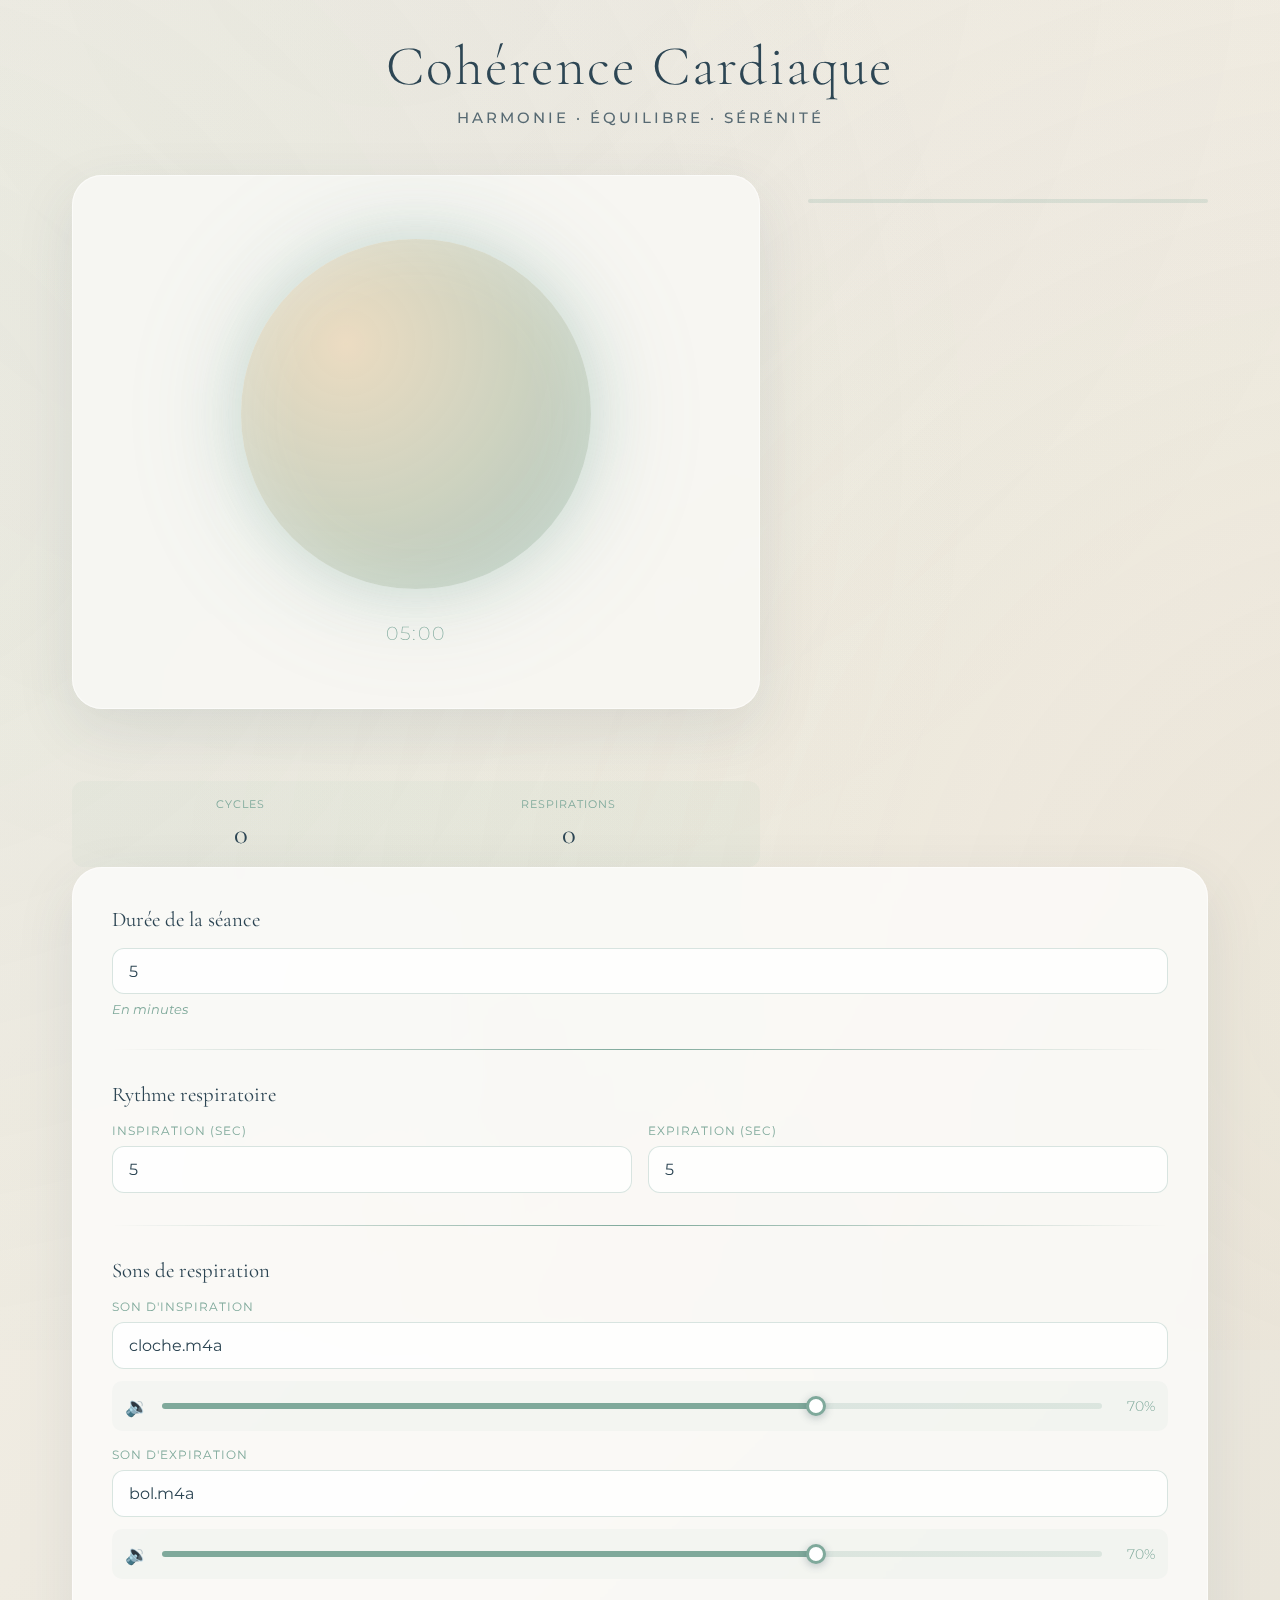
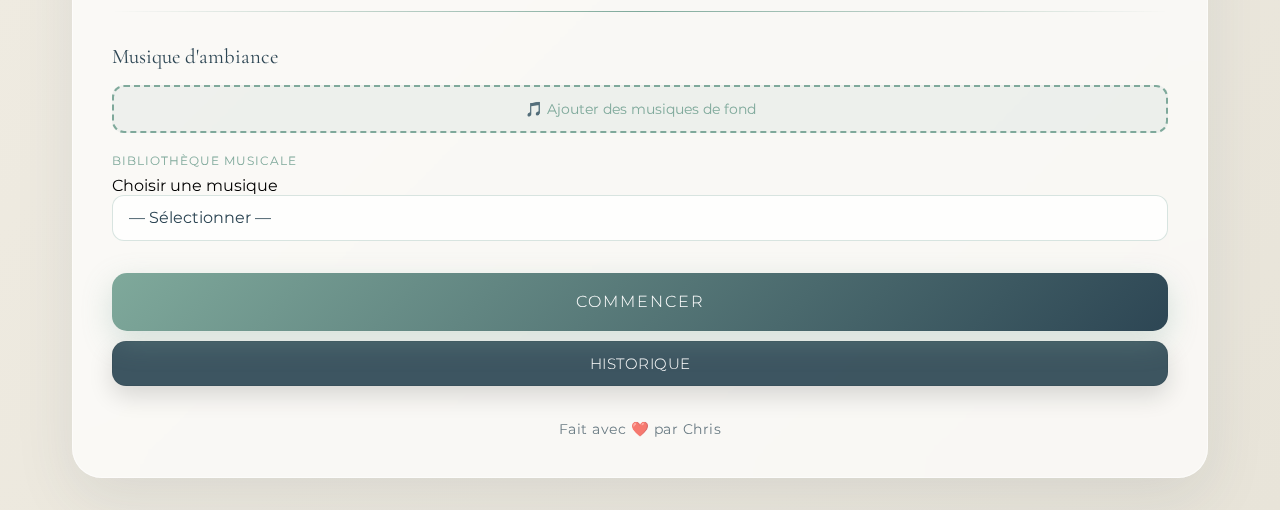
<file: index.html>
<!DOCTYPE html>
<html lang="fr">
<head>
    <meta charset="utf-8"/>
    <meta content="width=device-width, initial-scale=1.0, maximum-scale=1.0, user-scalable=no, viewport-fit=cover" name="viewport"/>
    <meta content="yes" name="apple-mobile-web-app-capable"/>
    <meta content="black-translucent" name="apple-mobile-web-app-status-bar-style"/>
    <meta content="Cohérence Cardiaque" name="apple-mobile-web-app-title"/>
    <title>Cohérence Cardiaque</title>
    <!-- PWA Manifest -->
    <link href="manifest.json" rel="manifest"/>
    <!-- Icônes pour iOS -->
    <link href="icons/icon-192x192.png" rel="apple-touch-icon"/>
    <link href="icons/icon-512x512.png" rel="apple-touch-icon" sizes="512x512"/>
    <!-- Couleur de la barre d'état iOS -->
    <meta content="black-translucent" name="apple-mobile-web-app-status-bar-style"/>
    <!-- Thème color -->
    <meta content="#2d4654" name="theme-color"/>
    <!-- Fonts -->
    <link href="https://fonts.googleapis.com/css2?family=Cormorant+Garamond:wght@300;400;600&amp;family=Montserrat:wght@200;300;400&amp;display=swap" rel="stylesheet"/>
    <!-- Styles -->
    <link href="css/style.css" rel="stylesheet"/>
</head>
<body>
    <div class="container">
        <div class="header">
            <h1>Cohérence Cardiaque</h1>
            <div class="subtitle">Harmonie · Équilibre · Sérénité</div>
        </div>

        <div class="main-content">
            <div class="breathing-zone" id="breathingZone">
                <div class="circle-container">
                    <div class="breathing-circle" id="breathingCircle">
                        <div class="breath-text" id="breathText"></div>
                    </div>
                </div>
                <div class="timer-display" id="timerDisplay">00:00</div>
            </div>

            <div class="progress-bar">
                <div class="progress-fill" id="progressFill" style="width: 0%"></div>
            </div>

            <div class="session-info">
                <div class="session-stat">
                    <div class="session-stat-label">Cycles</div>
                    <div class="session-stat-value" id="cycleCount">0</div>
                </div>
                <div class="session-stat">
                    <div class="session-stat-label">Respirations</div>
                    <div class="session-stat-value" id="breathCount">0</div>
                </div>
            </div>
        </div>

        <div class="control-panel">
            <div class="control-section">
                <label class="control-label">Durée de la séance</label>
                <div class="input-wrapper">
                    <input id="sessionDuration" max="30" min="1" type="number" value="5"/>
                    <div class="file-name">En minutes</div>
                </div>
            </div>

            <div class="divider"></div>

            <div class="control-section">
                <label class="control-label">Rythme respiratoire</label>
                <div class="input-group">
                    <div class="input-wrapper">
                        <div class="input-label">Inspiration (sec)</div>
                        <input id="inhaleTime" max="10" min="3" type="number" value="5"/>
                    </div>
                    <div class="input-wrapper">
                        <div class="input-label">Expiration (sec)</div>
                        <input id="exhaleTime" max="10" min="3" type="number" value="5"/>
                    </div>
                </div>
            </div>

            <div class="divider"></div>

            <div class="control-section">
                <label class="control-label">Sons de respiration</label>
                <div class="input-wrapper">
                    <div class="input-label">Son d'inspiration</div>
                    <select id="inhaleSound">
                        <option value="none">Aucun</option>
                    </select>
                    <div class="volume-control">
                        <span class="volume-icon">🔉</span>
                        <input class="volume-slider" id="inhaleVolume" max="100" min="0" type="range" value="70"/>
                        <span class="volume-value" id="inhaleVolumeValue">70%</span>
                    </div>
                </div>
                <div class="input-wrapper" style="margin-top: 1rem;">
                    <div class="input-label">Son d'expiration</div>
                    <select id="exhaleSound">
                        <option value="none">Aucun</option>
                    </select>
                    <div class="volume-control">
                        <span class="volume-icon">🔉</span>
                        <input class="volume-slider" id="exhaleVolume" max="100" min="0" type="range" value="70"/>
                        <span class="volume-value" id="exhaleVolumeValue">70%</span>
                    </div>
                </div>
                <div id="customInhaleUpload" style="display: none; margin-top: 1rem;">
                    <div class="file-input-wrapper">
                        <label class="file-input-label" for="customInhaleFile">
                            📁 Choisir un son d'inspiration
                        </label>
                        <input accept="audio/*" id="customInhaleFile" type="file"/>
                    </div>
                    <div class="file-name" id="customInhaleName"></div>
                </div>
                <div id="customExhaleUpload" style="display: none; margin-top: 1rem;">
                    <div class="file-input-wrapper">
                        <label class="file-input-label" for="customExhaleFile">
                            📁 Choisir un son d'expiration
                        </label>
                        <input accept="audio/*" id="customExhaleFile" type="file"/>
                    </div>
                    <div class="file-name" id="customExhaleName"></div>
                </div>
            </div>

            <div class="divider"></div>

            <div class="control-section">
                <label class="control-label">Musique d'ambiance</label>
                <div class="file-input-wrapper">
                    <label class="file-input-label" for="backgroundMusic">
                        🎵 Ajouter des musiques de fond
                    </label>
                    <input accept="audio/mp3,audio/mpeg,audio/*" id="backgroundMusic" multiple type="file"/>
                </div>
                <div class="file-name" id="musicFileName"></div>
                <div id="musicLibrary" style="display: none; margin-top: 1rem;">
                    <div class="input-label">Bibliothèque musicale</div>
                    <div class="music-dropdown">
                        <label for="musicSelect">Choisir une musique</label>
                        <select id="musicSelect">
                            <option value="">— Sélectionner —</option>
                        </select>
                    </div>
                    <div class="music-list" id="musicList"></div>
                </div>
                <div class="volume-control" id="musicVolumeControl" style="display: none; margin-top: 1rem;">
                    <span class="volume-icon">🎵</span>
                    <input class="volume-slider" id="musicVolume" max="100" min="0" type="range" value="30"/>
                    <span class="volume-value" id="musicVolumeValue">30%</span>
                </div>
            </div>

            <button class="btn btn-primary" id="startBtn">Commencer</button>
            <button class="btn btn-secondary" id="stopBtn" style="display: none;">Arrêter</button>
            <button class="btn btn-secondary history-btn" id="historyBtn" type="button" aria-expanded="false" aria-controls="historyPanel">Historique</button>

            <!-- Panneau Historique (dépliable) -->
            <section class="history-panel" id="historyPanel" aria-hidden="true">
                <div class="history-panel-head">
                    <h2 class="history-panel-title">Historique</h2>
                    <button class="icon-btn" id="historyCloseBtn" type="button" aria-label="Fermer">✕</button>
                </div>
                <div class="history-grid" id="historyGrid"></div>
                <div class="history-actions">
                    <button class="btn btn-secondary" id="historyResetBtn" type="button">Réinitialiser l'historique</button>
                </div>
            </section>

            <div class="credits">Fait avec ❤️ par Chris</div>
        </div>
    </div>

    <!-- Écran de fin de séance (plein écran) -->
    <div class="end-screen" id="endScreen" aria-hidden="true">
        <div class="end-screen-card" role="dialog" aria-modal="true" aria-labelledby="endScreenTitle">
            <div class="end-screen-icon" aria-hidden="true">🌿</div>
            <h2 id="endScreenTitle">Te voilà détendu(e)</h2>
            <p id="endScreenMsg">Prends une seconde pour ressentir le calme. Tu peux relancer une nouvelle séance quand tu veux.</p>
            <button class="btn primary" id="endScreenCloseBtn" type="button">Nouvelle séance</button>
        </div>
    </div>

    <script src="js/app.js"></script>
    <!-- PWA Service Worker -->
    <script>
        // Gestion de l'installation PWA
        let deferredPrompt;
        window.addEventListener('beforeinstallprompt', (e) => {
            e.preventDefault();
            deferredPrompt = e;
            console.log('💡 L\'application peut être installée');
        });
    </script>
</body>
</html>
</file>
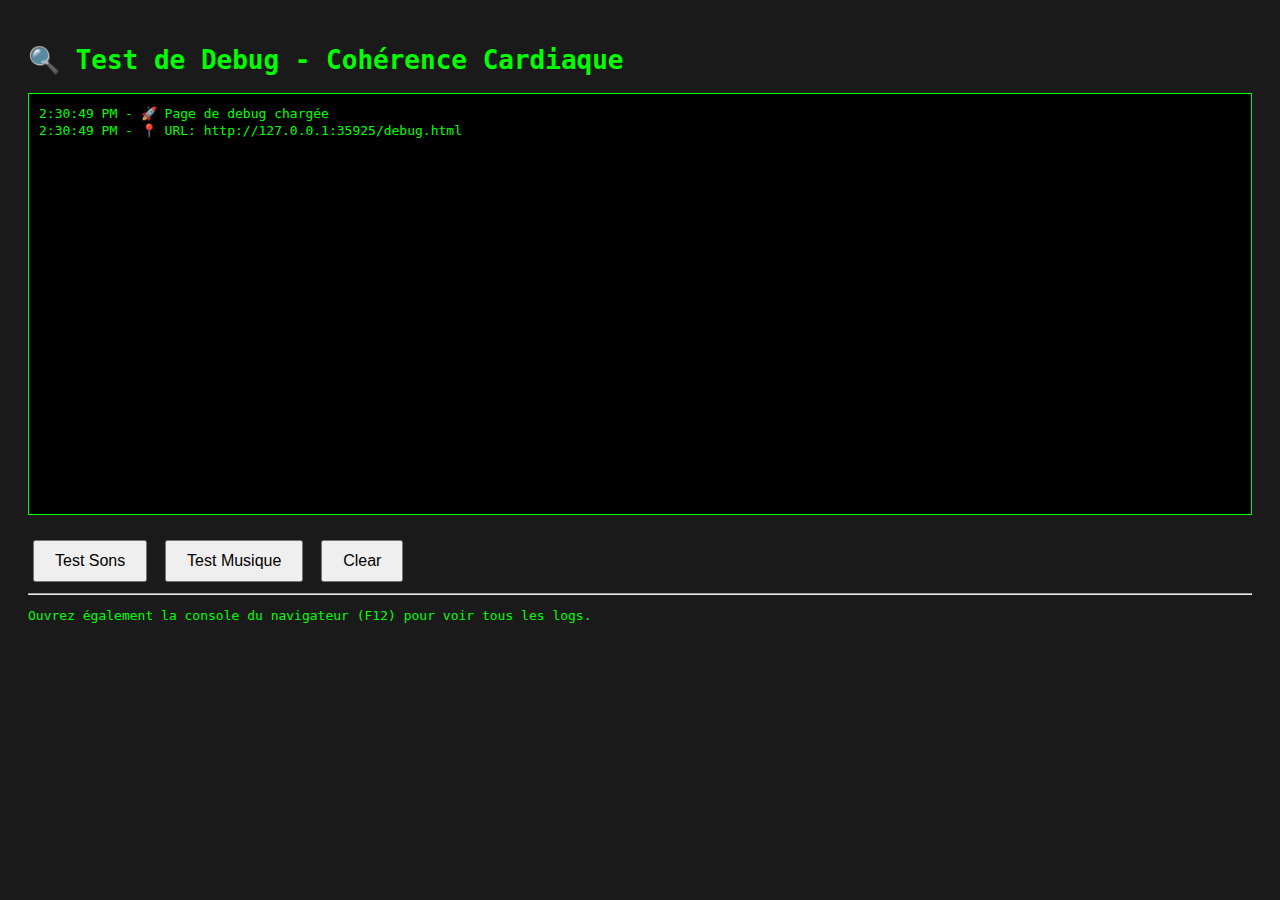
<file: debug.html>
<!DOCTYPE html>
<html lang="fr">
<head>
    <meta charset="UTF-8">
    <meta name="viewport" content="width=device-width, initial-scale=1.0">
    <title>Test Debug - Cohérence Cardiaque</title>
    <style>
        body {
            font-family: monospace;
            padding: 20px;
            background: #1a1a1a;
            color: #0f0;
        }
        #console {
            background: #000;
            border: 1px solid #0f0;
            padding: 10px;
            height: 400px;
            overflow-y: auto;
            margin-bottom: 20px;
        }
        .log { margin: 2px 0; }
        .error { color: #f00; }
        .warn { color: #ff0; }
        button {
            padding: 10px 20px;
            margin: 5px;
            font-size: 16px;
            cursor: pointer;
        }
    </style>
</head>
<body>
    <h1>🔍 Test de Debug - Cohérence Cardiaque</h1>
    <div id="console"></div>
    
    <button onclick="testAudio()">Test Sons</button>
    <button onclick="testMusic()">Test Musique</button>
    <button onclick="clearConsole()">Clear</button>
    
    <hr>
    <p>Ouvrez également la console du navigateur (F12) pour voir tous les logs.</p>
    
    <script>
        const consoleDiv = document.getElementById('console');
        
        // Intercepter console.log
        const originalLog = console.log;
        const originalError = console.error;
        const originalWarn = console.warn;
        
        console.log = function(...args) {
            originalLog.apply(console, args);
            addToConsole(args.join(' '), 'log');
        };
        
        console.error = function(...args) {
            originalError.apply(console, args);
            addToConsole(args.join(' '), 'error');
        };
        
        console.warn = function(...args) {
            originalWarn.apply(console, args);
            addToConsole(args.join(' '), 'warn');
        };
        
        function addToConsole(msg, type = 'log') {
            const div = document.createElement('div');
            div.className = 'log ' + type;
            div.textContent = new Date().toLocaleTimeString() + ' - ' + msg;
            consoleDiv.appendChild(div);
            consoleDiv.scrollTop = consoleDiv.scrollHeight;
        }
        
        function clearConsole() {
            consoleDiv.innerHTML = '';
        }
        
        function testAudio() {
            console.log('🧪 Test des fichiers audio...');
            
            // Test son inspiration
            const inhale = new Audio('./sounds/inhale/cloche.mp3');
            inhale.addEventListener('loadeddata', () => {
                console.log('✅ Cloche chargée - durée:', inhale.duration + 's');
            });
            inhale.addEventListener('error', (e) => {
                console.error('❌ Erreur chargement cloche:', e);
            });
            inhale.load();
            
            // Test son expiration
            const exhale = new Audio('./sounds/exhale/bol.mp3');
            exhale.addEventListener('loadeddata', () => {
                console.log('✅ Bol chargé - durée:', exhale.duration + 's');
            });
            exhale.addEventListener('error', (e) => {
                console.error('❌ Erreur chargement bol:', e);
            });
            exhale.load();
        }
        
        function testMusic() {
            console.log('🧪 Test de la musique...');
            
            const music = new Audio('./music/Music1.mp3');
            music.addEventListener('loadeddata', () => {
                console.log('✅ Musique chargée - durée:', music.duration + 's');
            });
            music.addEventListener('error', (e) => {
                console.error('❌ Erreur chargement musique:', e);
            });
            music.load();
        }
        
        console.log('🚀 Page de debug chargée');
        console.log('📍 URL:', window.location.href);
    </script>
</body>
</html>
</file>
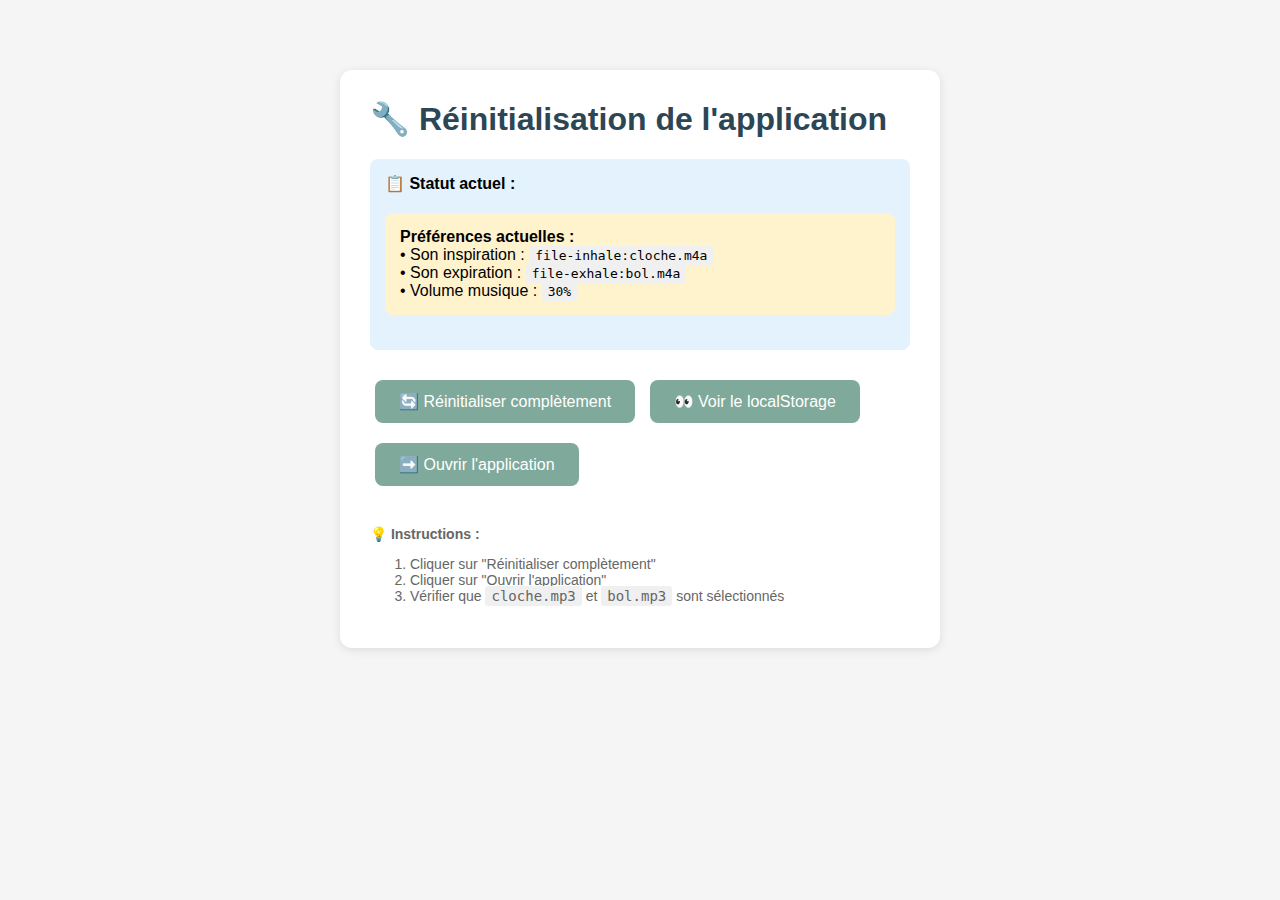
<file: reset.html>
<!DOCTYPE html>
<html lang="fr">
<head>
    <meta charset="UTF-8">
    <meta name="viewport" content="width=device-width, initial-scale=1.0">
    <title>Réinitialisation - Cohérence Cardiaque</title>
    <style>
        body {
            font-family: -apple-system, BlinkMacSystemFont, "Segoe UI", sans-serif;
            max-width: 600px;
            margin: 50px auto;
            padding: 20px;
            background: #f5f5f5;
        }
        .card {
            background: white;
            padding: 30px;
            border-radius: 12px;
            box-shadow: 0 2px 10px rgba(0,0,0,0.1);
        }
        h1 {
            color: #2d4654;
            margin-top: 0;
        }
        button {
            background: #7fa99b;
            color: white;
            border: none;
            padding: 12px 24px;
            border-radius: 8px;
            font-size: 16px;
            cursor: pointer;
            margin: 10px 5px;
        }
        button:hover {
            background: #6a8f82;
        }
        .success {
            background: #4CAF50;
            color: white;
            padding: 15px;
            border-radius: 8px;
            margin: 20px 0;
            display: none;
        }
        .info {
            background: #e3f2fd;
            padding: 15px;
            border-radius: 8px;
            margin: 20px 0;
        }
        code {
            background: #f0f0f0;
            padding: 2px 6px;
            border-radius: 3px;
            font-family: monospace;
        }
        .status {
            margin: 20px 0;
            padding: 15px;
            background: #fff3cd;
            border-radius: 8px;
        }
    </style>
</head>
<body>
    <div class="card">
        <h1>🔧 Réinitialisation de l'application</h1>
        
        <div class="info">
            <strong>📋 Statut actuel :</strong>
            <div id="status" class="status">Chargement...</div>
        </div>

        <button onclick="resetAll()">🔄 Réinitialiser complètement</button>
        <button onclick="viewStorage()">👀 Voir le localStorage</button>
        <button onclick="goToApp()">➡️ Ouvrir l'application</button>

        <div id="success" class="success">
            ✅ Réinitialisation réussie ! Les sons par défaut seront sélectionnés au prochain chargement.
        </div>

        <div style="margin-top: 30px; font-size: 14px; color: #666;">
            <strong>💡 Instructions :</strong>
            <ol>
                <li>Cliquer sur "Réinitialiser complètement"</li>
                <li>Cliquer sur "Ouvrir l'application"</li>
                <li>Vérifier que <code>cloche.mp3</code> et <code>bol.mp3</code> sont sélectionnés</li>
            </ol>
        </div>
    </div>

    <script>
        // Afficher le statut actuel
        function updateStatus() {
            const inhale = localStorage.getItem('cc_inhale_sound');
            const exhale = localStorage.getItem('cc_exhale_sound');
            const music = localStorage.getItem('cc_music_volume');
            
            let html = '<strong>Préférences actuelles :</strong><br>';
            html += `• Son inspiration : <code>${inhale || 'non défini'}</code><br>`;
            html += `• Son expiration : <code>${exhale || 'non défini'}</code><br>`;
            html += `• Volume musique : <code>${music || '30'}%</code>`;
            
            document.getElementById('status').innerHTML = html;
        }

        // Réinitialiser tout
        function resetAll() {
            // Effacer tout le localStorage
            localStorage.clear();
            
            // Afficher le message de succès
            document.getElementById('success').style.display = 'block';
            
            // Mettre à jour l'affichage
            updateStatus();
            
            console.log('✅ localStorage complètement effacé');
            
            // Cacher le message après 3 secondes
            setTimeout(() => {
                document.getElementById('success').style.display = 'none';
            }, 3000);
        }

        // Voir tout le localStorage
        function viewStorage() {
            console.clear();
            console.log('📦 Contenu du localStorage :');
            for (let i = 0; i < localStorage.length; i++) {
                const key = localStorage.key(i);
                const value = localStorage.getItem(key);
                console.log(`${key} = ${value}`);
            }
            alert('Voir la console (Cmd+Option+I) pour les détails');
        }

        // Ouvrir l'application
        function goToApp() {
            window.location.href = './index.html';
        }

        // Initialisation
        updateStatus();
    </script>
</body>
</html>
</file>
<file: css/style.css>
:root {
    --primary: #2d4654;
    --secondary: #7fa99b;
    --accent: #e8d5b5;
    --light: #f5f1e8;
    --dark: #1a2930;
    --glow: rgba(127, 169, 155, 0.3);
}

* {
    margin: 0;
    padding: 0;
    box-sizing: border-box;
}

html {
    overflow-x: hidden;
    width: 100%;
    max-width: 100%;
}

body {
    font-family: 'Montserrat', sans-serif;
    background: linear-gradient(135deg, var(--light) 0%, #e8e4d9 100%);
    min-height: 100vh;
    min-height: -webkit-fill-available;
    display: flex;
    justify-content: center;
    align-items: center;
    overflow-x: hidden;
    overflow-y: auto;
    position: relative;
    -webkit-tap-highlight-color: transparent;
    -webkit-touch-callout: none;
    -webkit-user-select: none;
    user-select: none;
    padding: env(safe-area-inset-top) env(safe-area-inset-right) env(safe-area-inset-bottom) env(safe-area-inset-left);
    width: 100%;
    max-width: 100vw;
}

/* Empêche le scroll arrière-plan quand un écran plein écran est affiché */
body.modal-open {
  overflow: hidden;
}

body::before {
    content: '';
    position: fixed;
    top: -50%;
    left: -50%;
    width: 200%;
    height: 200%;
    background: 
        radial-gradient(circle at 20% 50%, rgba(127, 169, 155, 0.08) 0%, transparent 50%),
        radial-gradient(circle at 80% 80%, rgba(232, 213, 181, 0.1) 0%, transparent 50%),
        radial-gradient(circle at 40% 20%, rgba(45, 70, 84, 0.03) 0%, transparent 50%);
    animation: breatheBackground 20s ease-in-out infinite;
    pointer-events: none;
    z-index: 0;
}

@keyframes breatheBackground {
    0%, 100% { transform: translate(0, 0) scale(1); }
    50% { transform: translate(-5%, -5%) scale(1.05); }
}

.container {
    position: relative;
    z-index: 1;
    width: 100%;
    max-width: min(1200px, 100vw);
    padding: 2rem;
    margin: auto;
    box-sizing: border-box;
}

.header {
    position: relative;
    text-align: center;
    margin-bottom: 3rem;
    animation: fadeInDown 1s ease-out;
}

@keyframes fadeInDown {
    from {
        opacity: 0;
        transform: translateY(-30px);
    }
    to {
        opacity: 1;
        transform: translateY(0);
    }
}

h1 {
    font-family: 'Cormorant Garamond', serif;
    font-size: 3.5rem;
    font-weight: 300;
    color: var(--primary);
    letter-spacing: 2px;
    margin-bottom: 0.5rem;
}

.subtitle {
    font-size: 0.95rem;
    color: var(--primary);
    opacity: 0.78;
    letter-spacing: 3px;
    text-transform: uppercase;
    font-weight: 500;
}

.main-content {
    display: grid;
    grid-template-columns: 1fr 400px;
    gap: 3rem;
    animation: fadeIn 1s ease-out 0.3s both;
    width: 100%;
    max-width: 100%;
}

@keyframes fadeIn {
    from { opacity: 0; }
    to { opacity: 1; }
}

.breathing-zone {
    background: rgba(255, 255, 255, 0.6);
    backdrop-filter: blur(20px);
    border-radius: 30px;
    padding: 4rem;
    display: flex;
    flex-direction: column;
    align-items: center;
    justify-content: center;
    box-shadow: 
        0 20px 60px rgba(45, 70, 84, 0.1),
        0 0 0 1px rgba(255, 255, 255, 0.5) inset;
    position: relative;
    overflow: hidden;
    width: 100%;
    max-width: 100%;
    box-sizing: border-box;
}

.breathing-zone::before {
    content: '';
    position: absolute;
    top: 0;
    left: 0;
    right: 0;
    bottom: 0;
    background: radial-gradient(circle at center, rgba(127, 169, 155, 0.05) 0%, transparent 70%);
    opacity: 0;
    transition: opacity 1s ease;
}

.breathing-zone.active::before {
    opacity: 1;
}

.circle-container {
    position: relative;
    width: 350px;
    height: 350px;
    margin-bottom: 2rem;
}

.breathing-circle {
    width: 100%;
    height: 100%;
    border-radius: 50%;
    background: radial-gradient(circle at 30% 30%, rgba(232, 213, 181, 0.8), rgba(127, 169, 155, 0.6));
    box-shadow: 
        0 0 60px var(--glow),
        0 0 120px rgba(127, 169, 155, 0.2),
        inset 0 0 60px rgba(255, 255, 255, 0.3);
    display: flex;
    align-items: center;
    justify-content: center;
    transition: all 0.3s cubic-bezier(0.4, 0, 0.2, 1);
}

.breathing-circle.inhale {
    animation: inhaleAnimation var(--inhale-duration) ease-in-out;
}

.breathing-circle.exhale {
    animation: exhaleAnimation var(--exhale-duration) ease-in-out;
}

@keyframes inhaleAnimation {
    0% { transform: scale(0.6); opacity: 0.7; }
    100% { transform: scale(1.3); opacity: 1; }
}

@keyframes exhaleAnimation {
    0% { transform: scale(1.3); opacity: 1; }
    100% { transform: scale(0.6); opacity: 0.7; }
}

.breath-text {
    font-family: 'Cormorant Garamond', serif;
    font-size: 2.5rem;
    color: var(--primary);
    font-weight: 300;
    letter-spacing: 3px;
    opacity: 0;
    transition: opacity 0.5s ease;
}

.breath-text.visible {
    opacity: 1;
}

.timer-display {
    font-family: 'Montserrat', sans-serif;
    font-size: 1.2rem;
    color: var(--secondary);
    font-weight: 200;
    letter-spacing: 2px;
}

.control-panel {
    background: rgba(255, 255, 255, 0.7);
    backdrop-filter: blur(20px);
    border-radius: 30px;
    padding: 2.5rem;
    box-shadow: 
        0 20px 60px rgba(45, 70, 84, 0.1),
        0 0 0 1px rgba(255, 255, 255, 0.5) inset;
    width: 100%;
    max-width: 100%;
    box-sizing: border-box;
}

.control-section {
    margin-bottom: 2rem;
}

.control-section:last-child {
    margin-bottom: 0;
}

.control-label {
    font-family: 'Cormorant Garamond', serif;
    font-size: 1.3rem;
    color: var(--primary);
    margin-bottom: 1rem;
    display: block;
    font-weight: 400;
}

.input-group {
    display: flex;
    gap: 1rem;
    align-items: center;
    margin-bottom: 1rem;
}

.input-wrapper {
    flex: 1;
}

.input-label {
    font-size: 0.75rem;
    color: var(--secondary);
    text-transform: uppercase;
    letter-spacing: 1px;
    margin-bottom: 0.5rem;
    display: block;
}

input[type="number"],
select {
    width: 100%;
    max-width: 100%;
    overflow: hidden;
    text-overflow: ellipsis;
    white-space: nowrap;
    padding: 0.8rem 1rem;
    border: 1px solid rgba(127, 169, 155, 0.3);
    border-radius: 12px;
    background: rgba(255, 255, 255, 0.8);
    font-family: 'Montserrat', sans-serif;
    font-size: 1rem;
    color: var(--primary);
    transition: all 0.3s ease;
}

input[type="number"]:focus,
select:focus {
    outline: none;
    border-color: var(--secondary);
    box-shadow: 0 0 0 3px var(--glow);
}

.volume-control {
    display: flex;
    align-items: center;
    gap: 0.8rem;
    margin-top: 0.8rem;
    padding: 0.8rem;
    background: rgba(127, 169, 155, 0.05);
    border-radius: 10px;
}

.volume-icon {
    font-size: 1.2rem;
    flex-shrink: 0;
}

.volume-slider {
    flex: 1;
    -webkit-appearance: none;
    appearance: none;
    height: 6px;
    background: rgba(127, 169, 155, 0.2);
    border-radius: 3px;
    outline: none;
    transition: opacity 0.2s;
}

.volume-slider:hover {
    opacity: 1;
}

.volume-slider::-webkit-slider-thumb {
    -webkit-appearance: none;
    appearance: none;
    width: 20px;
    height: 20px;
    background: white;
    border: 3px solid var(--secondary);
    border-radius: 50%;
    cursor: pointer;
    box-shadow: 0 2px 8px rgba(45, 70, 84, 0.3);
    transition: all 0.2s ease;
}

.volume-slider::-moz-range-thumb {
    width: 20px;
    height: 20px;
    background: white;
    border: 3px solid var(--secondary);
    border-radius: 50%;
    cursor: pointer;
    box-shadow: 0 2px 8px rgba(45, 70, 84, 0.3);
    transition: all 0.2s ease;
}

.volume-slider:hover::-webkit-slider-thumb {
    transform: scale(1.2);
    box-shadow: 0 3px 12px rgba(127, 169, 155, 0.6);
    border-width: 4px;
}

.volume-slider:hover::-moz-range-thumb {
    transform: scale(1.2);
    box-shadow: 0 3px 12px rgba(127, 169, 155, 0.6);
    border-width: 4px;
}

.volume-slider:active::-webkit-slider-thumb {
    transform: scale(1.1);
    background: var(--secondary);
}

.volume-slider:active::-moz-range-thumb {
    transform: scale(1.1);
    background: var(--secondary);
}

.volume-value {
    font-size: 0.85rem;
    color: var(--secondary);
    font-weight: 300;
    min-width: 40px;
    text-align: right;
}

.music-list {
    display: flex;
    flex-direction: column;
    gap: 0.5rem;
    max-height: 200px;
    overflow-y: auto;
    overflow-x: hidden; /* Empêcher débordement horizontal */
    padding: 0.5rem;
    background: rgba(255, 255, 255, 0.4);
    border-radius: 10px;
    width: 100%;
    max-width: 100%;
    box-sizing: border-box;
}

.music-list::-webkit-scrollbar {
    width: 6px;
}

.music-list::-webkit-scrollbar-track {
    background: rgba(127, 169, 155, 0.1);
    border-radius: 3px;
}

.music-list::-webkit-scrollbar-thumb {
    background: var(--secondary);
    border-radius: 3px;
}

.music-item {
    display: flex;
    align-items: center;
    justify-content: space-between;
    padding: 0.7rem 0.9rem;
    background: rgba(255, 255, 255, 0.8);
    border: 2px solid transparent;
    border-radius: 10px;
    cursor: pointer;
    transition: all 0.3s ease;
    gap: 0.8rem;
    width: 100%;
    max-width: 100%;
    box-sizing: border-box;
    overflow: hidden; /* Important */
}

.music-item:hover {
    background: rgba(127, 169, 155, 0.1);
    border-color: rgba(127, 169, 155, 0.3);
}

.music-item.active {
    background: var(--secondary);
    color: white;
    border-color: var(--secondary);
}

.music-item.playing {
    background: linear-gradient(135deg, var(--secondary), var(--primary));
    color: white;
    border-color: var(--primary);
    animation: pulseMusic 2s ease-in-out infinite;
}

@keyframes pulseMusic {
    0%, 100% { box-shadow: 0 0 0 0 rgba(127, 169, 155, 0.4); }
    50% { box-shadow: 0 0 0 8px rgba(127, 169, 155, 0); }
}

.music-name {
    flex: 1;
    font-size: 0.85rem;
    white-space: nowrap;
    overflow: hidden;
    text-overflow: ellipsis;
    min-width: 0; /* Important pour que ellipsis fonctionne dans flex */
    max-width: 100%;
    word-break: break-all;
}

.music-controls {
    display: flex;
    gap: 0.3rem;
    flex-shrink: 0;
}

.music-btn {
    background: none;
    border: none;
    cursor: pointer;
    font-size: 1rem;
    padding: 0.2rem 0.4rem;
    opacity: 0.7;
    transition: all 0.2s ease;
}

.music-btn:hover {
    opacity: 1;
    transform: scale(1.15);
}

.music-item.active .music-btn,
.music-item.playing .music-btn {
    opacity: 0.9;
}

.music-item.active .music-btn:hover,
.music-item.playing .music-btn:hover {
    opacity: 1;
}

.file-input-wrapper {
    position: relative;
    overflow: hidden;
    display: inline-block;
    width: 100%;
}

.file-input-label {
    display: flex;
    align-items: center;
    justify-content: center;
    padding: 0.8rem 1rem;
    background: rgba(127, 169, 155, 0.1);
    border: 2px dashed var(--secondary);
    border-radius: 12px;
    cursor: pointer;
    transition: all 0.3s ease;
    font-size: 0.9rem;
    color: var(--secondary);
}

.file-input-label:hover {
    background: rgba(127, 169, 155, 0.2);
    border-color: var(--primary);
}

input[type="file"] {
    position: absolute;
    left: -9999px;
}

.file-name {
    font-size: 0.8rem;
    color: var(--secondary);
    margin-top: 0.5rem;
    font-style: italic;
}

.btn {
    width: 100%;
    padding: 1.2rem 2rem;
    border: none;
    border-radius: 15px;
    font-family: 'Montserrat', sans-serif;
    font-size: 1rem;
    font-weight: 300;
    letter-spacing: 2px;
    text-transform: uppercase;
    cursor: pointer;
    transition: all 0.4s cubic-bezier(0.4, 0, 0.2, 1);
    position: relative;
    overflow: hidden;
}

.btn::before {
    content: '';
    position: absolute;
    top: 50%;
    left: 50%;
    width: 0;
    height: 0;
    border-radius: 50%;
    background: rgba(255, 255, 255, 0.3);
    transform: translate(-50%, -50%);
    transition: width 0.6s, height 0.6s;
}

.btn:hover::before {
    width: 300px;
    height: 300px;
}

.btn-primary {
    background: linear-gradient(135deg, var(--secondary), var(--primary));
    color: white;
    box-shadow: 0 10px 30px rgba(127, 169, 155, 0.3);
}

.btn-primary:hover {
    transform: translateY(-2px);
    box-shadow: 0 15px 40px rgba(127, 169, 155, 0.4);
}

.btn-secondary {
    background: rgba(232, 213, 181, 0.3);
    color: var(--primary);
    border: 1px solid var(--accent);
    margin-top: 1rem;
}

.btn-secondary:hover {
    background: rgba(232, 213, 181, 0.5);
}

.sound-grid {
    display: grid;
    grid-template-columns: 1fr 1fr;
    gap: 0.8rem;
    margin-top: 1rem;
}

.sound-option {
    padding: 0.8rem;
    background: rgba(255, 255, 255, 0.6);
    border: 2px solid transparent;
    border-radius: 10px;
    cursor: pointer;
    transition: all 0.3s ease;
    text-align: center;
    font-size: 0.85rem;
    color: var(--primary);
}

.sound-option:hover {
    background: rgba(127, 169, 155, 0.1);
    border-color: var(--secondary);
}

.sound-option.selected {
    background: var(--secondary);
    color: white;
    border-color: var(--secondary);
}

.divider {
    height: 1px;
    background: linear-gradient(to right, transparent, var(--secondary), transparent);
    margin: 2rem 0;
}

.progress-bar {
    width: 100%;
    height: 4px;
    background: rgba(127, 169, 155, 0.2);
    border-radius: 2px;
    margin-top: 1.5rem;
    overflow: hidden;
}

.progress-fill {
    height: 100%;
    background: linear-gradient(90deg, var(--secondary), var(--accent));
    border-radius: 2px;
    transition: width 0.3s ease;
}

.session-info {
    display: flex;
    justify-content: space-around;
    margin-top: 1.5rem;
    padding: 1rem;
    background: rgba(127, 169, 155, 0.05);
    border-radius: 12px;
}

.session-stat {
    text-align: center;
}

.session-stat-label {
    font-size: 0.7rem;
    color: var(--secondary);
    text-transform: uppercase;
    letter-spacing: 1px;
    margin-bottom: 0.3rem;
}

.session-stat-value {
    font-family: 'Cormorant Garamond', serif;
    font-size: 1.8rem;
    color: var(--primary);
    font-weight: 400;
}

/* Responsive */
@media (max-width: 968px) {
    .container {
        padding: 1rem;
        max-width: 100%;
    }

    .header {
        margin-bottom: 1.5rem;
    }

    h1 {
        font-size: 2rem;
    }

    .subtitle {
        font-size: 0.7rem;
        letter-spacing: 2px;
    }

    .main-content {
        grid-template-columns: 1fr;
        gap: 1.5rem;
    }

    .breathing-zone {
        padding: 2rem 1rem;
        border-radius: 20px;
    }

    .circle-container {
        width: 220px;
        height: 220px;
        margin-bottom: 1.5rem;
    }

    .breath-text {
        font-size: 1.8rem;
    }

    .timer-display {
        font-size: 1rem;
    }

    .control-panel {
        padding: 1.5rem;
        border-radius: 20px;
    }

    .control-label {
        font-size: 1.1rem;
    }

    .input-group {
        flex-direction: column;
        gap: 0.8rem;
    }

    .session-stat-value {
        font-size: 1.5rem;
    }

    .btn {
        padding: 1rem 1.5rem;
        font-size: 0.9rem;
    }
}

@media (max-width: 480px) {
    html, body {
        overflow-y: auto;
        overflow-x: hidden !important;
        max-width: 100vw;
        width: 100%;
    }

    .container {
        padding: 0.5rem;
        width: 100%;
        max-width: 100%;
    }

    .main-content {
        width: 100%;
        max-width: 100%;
    }

    .breathing-zone, .control-panel {
        width: 100%;
        max-width: 100%;
    }

    h1 {
        font-size: 1.6rem;
    }

    .subtitle {
        font-size: 0.65rem;
    }

    .breathing-zone {
        padding: 1.5rem 0.8rem;
    }

    .circle-container {
        width: 180px;
        height: 180px;
        margin-bottom: 1rem;
    }

    .breath-text {
        font-size: 1.5rem;
    }

    .control-panel {
        padding: 1.2rem;
    }

    .control-section {
        margin-bottom: 1.5rem;
    }

    .control-label {
        font-size: 1rem;
        margin-bottom: 0.8rem;
    }

    input[type="number"],
    select {
        padding: 0.7rem 0.8rem;
        font-size: 0.95rem;
    }

    .file-input-label {
        padding: 0.7rem 0.8rem;
        font-size: 0.85rem;
    }

    .volume-control {
        padding: 0.6rem;
        gap: 0.6rem;
    }

    .volume-icon {
        font-size: 1rem;
    }

    .volume-value {
        font-size: 0.75rem;
        min-width: 35px;
    }

    .music-list {
        max-height: 150px;
    }

    .music-item {
        padding: 0.6rem 0.7rem;
    }

    .music-name {
        font-size: 0.8rem;
    }

    .music-btn {
        font-size: 0.9rem;
        padding: 0.2rem 0.3rem;
    }

    .sound-grid {
        grid-template-columns: 1fr;
        gap: 0.6rem;
    }

    .sound-option {
        padding: 0.7rem;
        font-size: 0.8rem;
    }

    .session-info {
        padding: 0.8rem;
        flex-direction: row;
        gap: 1rem;
    }

    .session-stat-label {
        font-size: 0.65rem;
    }

    .session-stat-value {
        font-size: 1.3rem;
    }

    .divider {
        margin: 1.5rem 0;
    }
}

/* Fix for iOS Safari 100vh issue */
@supports (-webkit-touch-callout: none) {
    body {
        min-height: -webkit-fill-available;
    }
}

/* Amélioration des zones tactiles pour mobile */
.btn, .sound-option, .file-input-label {
    -webkit-tap-highlight-color: rgba(127, 169, 155, 0.2);
    touch-action: manipulation;
}

input[type="number"],
select {
    -webkit-appearance: none;
    appearance: none;
    font-size: 16px; /* Évite le zoom automatique sur iOS */
}


/* Écran de fin de séance */
.end-screen{
  position: fixed;
  inset: 0;
  display: none;
  align-items: center;
  justify-content: center;
  padding: 24px;
  z-index: 9999;
  background: rgba(12, 18, 16, 0.55);
  backdrop-filter: blur(8px);
  -webkit-backdrop-filter: blur(8px);
}

.end-screen.show{
  display: flex;
  animation: fadeIn 250ms ease-out;
}

.end-screen-card{
  width: min(520px, 92vw);
  border-radius: 22px;
  padding: 22px 20px;
  background: rgba(245, 241, 232, 0.92);
  color: var(--dark);
  box-shadow: 0 18px 50px rgba(0,0,0,0.35);
  text-align: center;
}

.end-screen-icon{
  font-size: 42px;
  line-height: 1;
  margin-bottom: 10px;
}

.end-screen-card h2{
  margin: 6px 0 10px;
  font-size: 26px;
}

.end-screen-card p{
  margin: 0 0 16px;
  font-size: 16px;
  line-height: 1.4;
  opacity: 0.92;
}

@keyframes fadeIn{
  from{opacity:0;}
  to{opacity:1;}
}


.credits {
    margin-top: 1.5rem;
    text-align: center;
    font-size: 0.9rem;
    color: var(--primary);
    opacity: 0.7;
    letter-spacing: 0.5px;
}


/* Bouton Historique (header) */
.history-btn{
  position: static;
  border: 1px solid rgba(0,0,0,0.06);
  /* Plus de contraste sur fond clair (iPhone/Safari) */
  background: rgba(45, 70, 84, 0.92);
  color: #ffffff;
  padding: 12px 14px;
  border-radius: 14px;
  font-size: 0.95rem;
  letter-spacing: 0.5px;
  box-shadow: 0 10px 24px rgba(0,0,0,0.14);
  margin-top: 10px;
  width: 100%;
}

.history-btn:active{
  transform: scale(0.98);
}

.history-btn:focus{
  outline: none;
  box-shadow: 0 0 0 3px rgba(245,241,232,0.35), 0 10px 24px rgba(0,0,0,0.14);
}

/* Panneau Historique (dépliable sous le bouton) */
.history-panel{
  margin-top: 10px;
  border-radius: 18px;
  background: rgba(245, 241, 232, 0.92);
  color: var(--dark);
  box-shadow: 0 18px 50px rgba(0,0,0,0.20);
  overflow: hidden;
  max-height: 0;
  opacity: 0;
  transform: translateY(-4px);
  transition: max-height 260ms ease, opacity 200ms ease, transform 200ms ease;
}

.history-panel.show{
  max-height: 900px; /* large enough for content; grid scrolls if needed */
  opacity: 1;
  transform: translateY(0);
}

.history-panel-head{
  display: flex;
  align-items: center;
  justify-content: space-between;
  gap: 10px;
  padding: 14px 14px 6px;
}

.history-panel-title{
  margin: 0;
  font-size: 1.1rem;
}

.history-panel .history-grid{
  max-height: 55vh;
  overflow-y: auto;
  -webkit-overflow-scrolling: touch;
  padding: 0 12px 10px;
}

.history-panel .history-actions{
  padding: 0 14px 14px;
}

/* Écran Historique */
.history-screen{
  position: fixed;
  inset: 0;
  display: none;
  align-items: center;
  justify-content: center;
  /* Safe-area friendly padding for iPhone notch/home indicator */
  padding: calc(16px + env(safe-area-inset-top))
           calc(16px + env(safe-area-inset-right))
           calc(16px + env(safe-area-inset-bottom))
           calc(16px + env(safe-area-inset-left));
  z-index: 9998;
  background: rgba(12, 18, 16, 0.55);
  backdrop-filter: blur(8px);
  -webkit-backdrop-filter: blur(8px);
}

.history-screen.show{
  display: flex;
  animation: fadeIn 250ms ease-out;
}

.history-card{
  width: min(620px, 94vw);
  /* Keep the dialog usable on small screens */
  max-height: calc(100vh - 32px - env(safe-area-inset-top) - env(safe-area-inset-bottom));
  overflow: auto;
  -webkit-overflow-scrolling: touch;
  border-radius: 22px;
  padding: 18px 16px 14px;
  background: rgba(245, 241, 232, 0.92);
  color: var(--dark);
  box-shadow: 0 18px 50px rgba(0,0,0,0.35);
}

/* Make inner content scroll if needed */
.history-grid{
  overflow-y: auto;
  -webkit-overflow-scrolling: touch;
  max-height: calc(100vh - 260px);
  padding-right: 2px; /* avoid scrollbar overlay issues */
}

.history-head{
  display: flex;
  align-items: center;
  justify-content: space-between;
  gap: 10px;
  margin-bottom: 12px;
  position: sticky;
  top: 0;
  padding-top: 2px;
  background: rgba(245, 241, 232, 0.92);
  backdrop-filter: blur(4px);
  -webkit-backdrop-filter: blur(4px);
  z-index: 2;
}

.history-head h2{
  margin: 0;
  font-size: 22px;
}

.icon-btn{
  border: none;
  /* Make the close button clearly visible on iPhone */
  background: rgba(45,70,84,0.92);
  color: #ffffff;
  width: 40px;
  height: 40px;
  border-radius: 14px;
  font-size: 18px;
}

.icon-btn:active{
  transform: scale(0.98);
}

.history-grid{
  display: grid;
  grid-template-columns: 1fr 1fr;
  gap: 12px;
}

@media (max-width: 520px){
  .history-grid{ grid-template-columns: 1fr; }
  .history-card{ width: 100%; border-radius: 18px; }
}

@media (max-width: 420px){
  .history-card{ width: 100%; border-radius: 18px; }
}

.history-tile{
  border-radius: 18px;
  padding: 14px 14px 12px;
  background: rgba(255,255,255,0.55);
  border: 1px solid rgba(45,70,84,0.12);
}

.history-tile h3{
  margin: 0 0 10px;
  font-size: 16px;
}

.history-metrics{
  display: grid;
  grid-template-columns: 1fr 1fr;
  gap: 8px 10px;
}

.history-metric{
  display: flex;
  flex-direction: column;
  gap: 2px;
}

.history-metric .k{
  font-size: 12px;
  opacity: 0.75;
}

.history-metric .v{
  font-size: 15px;
  font-weight: 600;
}

.history-actions{
  margin-top: 14px;
  display: flex;
  justify-content: flex-end;
}
</file>
